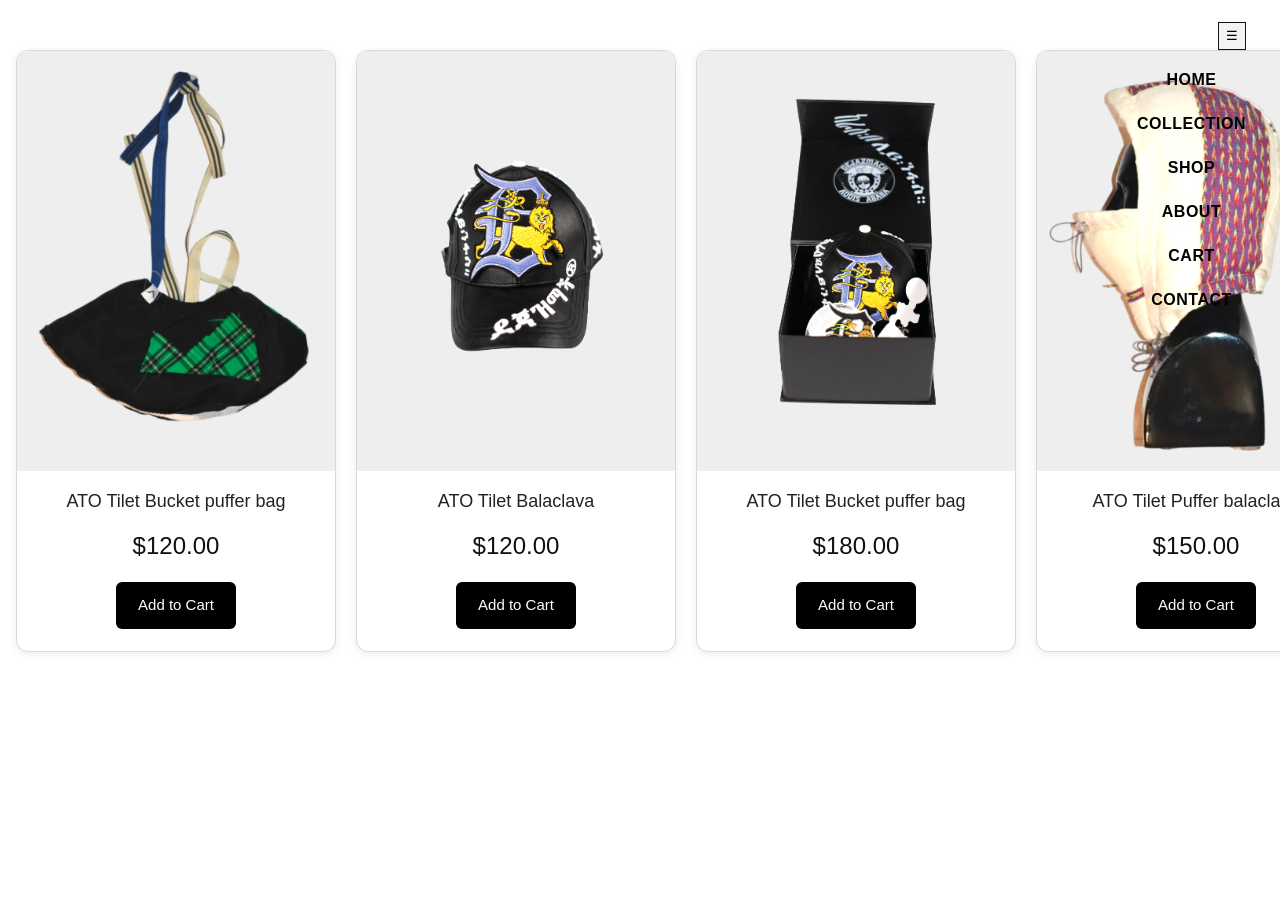
<file: index.html>
<!DOCTYPE html>
<html lang="en">
<head>
  <meta charset="UTF-8">
  <meta name="viewport" content="width=device-width, initial-scale=1.0">

  <title>Document</title>

  <link rel="preconnect" href="https://fonts.googleapis.com">

  <link rel="preconnect" href="https://fonts.gstatic.com" crossorigin>

  <link href="https://fonts.googleapis.com/css2?family=Inconsolata:wght@200..900&family=Libre+Baskerville:ital,wght@0,400..700;1,400..700&display=swap" rel="stylesheet">

  <link href="https://cdn.jsdelivr.net/npm/bootstrap@5.3.8/dist/css/bootstrap.min.css" rel="stylesheet">

  <script src="https://cdn.jsdelivr.net/npm/bootstrap@5.3.8/dist/js/bootstrap.bundle.min.js"></script>

<style>

*{
  margin:0;
  padding:0;
  box-sizing:border-box;
}

body{
  background:#ffffff;
  min-height:100vh;
  font-family:Arial, Helvetica, sans-serif;
}

/* =========================
   MOBILE NAVIGATION
========================= */

.offcanvas{
  width:260px !important;
  background:#fff;
}

.offcanvas-title,
.nav-link{
  color:#000 !important;
}

.nav-link:hover{
  color:#444 !important;
}

.btn-close{
  filter:none;
}

.navbar-toggler-icon{
  background-image:url("data:image/svg+xml,%3csvg xmlns='http://www.w3.org/2000/svg' viewBox='0 0 30 30'%3e%3cpath stroke='rgba%28255,255,255,1%29' stroke-linecap='round' stroke-miterlimit='10' stroke-width='2' d='M4 7h22M4 15h22M4 23h22'/%3e%3c/svg%3e");
}

/* =========================
   HIDE MOBILE MENU ON DESKTOP
========================= */

@media(min-width:769px){

  .navbar-toggler{
    display:none;
  }

}

/* =========================
   DESKTOP NAVIGATION
========================= */

.desktop-nav{
  position:fixed;
  top:22px;
  right:34px;
  z-index:500;
  display:flex;
  flex-direction:column;
  align-items:flex-end;
}

.desktop-menu-btn{
  width:28px;
  height:28px;
  border:1px solid #111;
  background:#f3f3f3;
  display:flex;
  align-items:center;
  justify-content:center;
  font-size:13px;
  margin-bottom:18px;
}

.desktop-nav ul{
  list-style:none;
  display:flex;
  flex-direction:column;
  gap:20px;
  align-items:center;
  justify-content:center;
}

.desktop-nav a{
  font-size:16px;
  font-weight:800;
  letter-spacing:.5px;
  text-transform:uppercase;
  color:#000000;
  text-decoration:none;
}

/* =========================
   GALLERY
========================= */

.gallery-wrapper{
  width:100%;
  overflow-x:auto;
  overflow-y:hidden;
  padding:24px 16px;
  scroll-behavior:smooth;
  -webkit-overflow-scrolling:touch;
}

.gallery{
  display:flex;
  gap:20px;
  width:max-content;
}

.card{
  width:320px;
  min-width:320px;
  background:#fff;
  border-radius:12px;
  overflow:hidden;
  border:1px solid #d9d9d9;
  box-shadow:0 2px 8px rgba(0,0,0,0.08);
  flex-shrink:0;
}

.image-box{
  width:100%;
  height:420px;
  overflow:hidden;
  background:#eee;
}

.image-box img{
  width:100%;
  height:100%;
  object-fit:cover;
  display:block;
}

.card-content{
  padding:18px 16px 22px;
  text-align:center;
}

.product-title{
  font-size:18px;
  line-height:1.4;
  margin-bottom:14px;
  color:#222;
}

.price{
  font-size:24px;
  margin-bottom:18px;
  color:#111;
}

.btn{
  border:none;
  background:#000;
  color:#fff;
  padding:12px 22px;
  border-radius:6px;
  cursor:pointer;
  font-size:15px;
  transition:0.2s ease;
}

.btn:hover{
  opacity:0.85;
}

/* =========================
   MOBILE
========================= */

@media(max-width:768px){

  .desktop-nav{
    display:none;
  }

  .gallery-wrapper{
    padding:16px 12px;
  }

  .gallery{
    gap:14px;
  }

  .card{
    width:260px;
    min-width:260px;
  }

  .image-box{
    height:340px;
  }

  .product-title{
    font-size:16px;
  }

  .price{
    font-size:20px;
  }

  

}

@media(min-width:769px){

  .navbar{
    background:transparent !important;
    box-shadow:none !important;
    border:none !important;
  }

}

</style>
</head>

<body>

<!-- MOBILE NAVIGATION -->

<nav class="navbar navbar-light text-bg-dark">

  <div class="container-fluid">

    <a class="navbar-brand" href="#"></a>

    <button
      class="navbar-toggler"
      type="button"
      data-bs-toggle="offcanvas"
      data-bs-target="#offcanvasNavbar"
      aria-controls="offcanvasNavbar"
      aria-label="Toggle navigation">

      <span class="navbar-toggler-icon"></span>

    </button>

    <div
      class="offcanvas offcanvas-end"
      tabindex="-1"
      id="offcanvasNavbar"
      aria-labelledby="offcanvasNavbarLabel">

      <div class="offcanvas-header">

        <h5 class="offcanvas-title" id="offcanvasNavbarLabel">
          Ato-yaf
        </h5>

        <button
          type="button"
          class="btn-close"
          data-bs-dismiss="offcanvas"
          aria-label="Close">
        </button>

      </div>

      <div class="offcanvas-body">

        <ul class="navbar-nav justify-content-end flex-grow-1 pe-2">

          <li class="nav-item">
            <a class="nav-link active" href="./index.html+">
              Home
            </a>
          </li>

          <li class="nav-item">
            <a class="nav-link" href="#">
              Collection
            </a>
          </li>

          <li class="nav-item">
            <a class="nav-link" href="./index.html">
              Shop
            </a>
          </li>

          <li class="nav-item">
            <a class="nav-link" href="#">
              About
            </a>
          </li>

          <li class="nav-item">
            <a class="nav-link" href="./cart.html">
              Cart
            </a>
          </li>

          <li class="nav-item">
            <a class="nav-link" href="#">
              Contact
            </a>
          </li>

          <form class="d-flex mt-3" role="search">

            <input
              class="form-control me-2"
              type="search"
              placeholder="Search"
              aria-label="Search">

            <button
              class="btn btn-outline-success"
              type="submit">

              Search

            </button>

          </form>

        </ul>

      </div>

    </div>

  </div>

</nav>

<!-- DESKTOP NAVIGATION -->

<nav class="desktop-nav">

  <button class="desktop-menu-btn">
    ☰
  </button>

  <ul>
    <li><a href="./index.html">HOME</a></li>
    <li><a href="#">COLLECTION</a></li>
    <li><a href="./index.html">SHOP</a></li>
    <li><a href="#">ABOUT</a></li>
    <li><a href="./cart.html">CART</a></li>
    <li><a href="#">CONTACT</a></li>
  </ul>

</nav>

<!-- PRODUCT GALLERY -->

<div class="gallery-wrapper">

  <div class="gallery">

    <div class="card">

      <div class="image-box">
        <a href="./product.html">
        <img src="goal images/prod5.png" alt="Product">
        </a>
      </div>

      <div class="card-content">
        <h3 class="product-title">
          ATO Tilet Bucket puffer bag
        </h3>

        <div class="price">
          $120.00
        </div>

        <button class="btn">
          Add to Cart
        </button>
      </div>

    </div>

    <div class="card">

      <div class="image-box">
        <img src="goal images/image (3).png" alt="Product">
      </div>

      <div class="card-content">
        <h3 class="product-title">
          ATO Tilet Balaclava
        </h3>

        <div class="price">
          $120.00
        </div>

        <button class="btn">
          Add to Cart
        </button>
      </div>

    </div>

    <div class="card">

      <div class="image-box">
        <img src="goal images/image.png" alt="Product">
      </div>

      <div class="card-content">
        <h3 class="product-title">
          ATO Tilet Bucket puffer bag
        </h3>

        <div class="price">
          $180.00
        </div>

        <button class="btn">
          Add to Cart
        </button>
      </div>

    </div>

    <div class="card">

      <div class="image-box">
        <img src="goal images/img15.png" alt="Product">
      </div>

      <div class="card-content">
        <h3 class="product-title">
          ATO Tilet Puffer balaclava
        </h3>

        <div class="price">
          $150.00
        </div>

        <button class="btn">
          Add to Cart
        </button>
      </div>

    </div>

    <div class="card">

      <div class="image-box">
        <img src="goal images/img19.png" alt="Product">
      </div>

      <div class="card-content">
        <h3 class="product-title">
          ATO Tilet Puffer Bucket bag
        </h3>

        <div class="price">
          $180.00
        </div>

        <button class="btn">
          Add to Cart
        </button>
      </div>

    </div>

  </div>

</div>

</body>
</html>
</file>
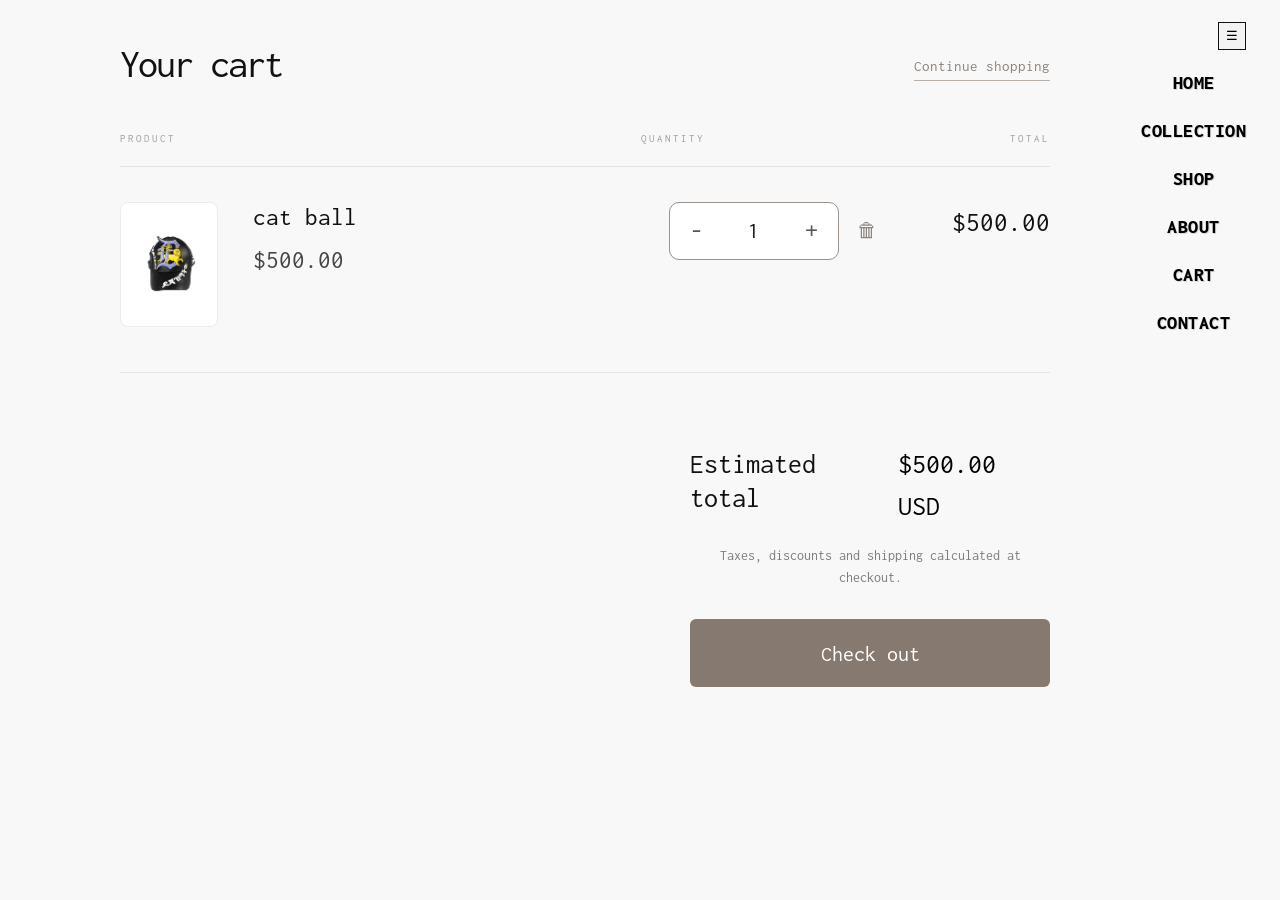
<file: cart.html>
<!DOCTYPE html>
<html lang="en">
<head>
  <meta charset="UTF-8" />
  <meta name="viewport" content="width=device-width, initial-scale=1.0"/>
  <title>Cart Page</title>

  <link rel="preconnect" href="https://fonts.gstatic.com" crossorigin>

  <link href="https://fonts.googleapis.com/css2?family=Inconsolata:wght@200..900&family=Libre+Baskerville:ital,wght@0,400..700;1,400..700&display=swap" rel="stylesheet">

  <link href="https://cdn.jsdelivr.net/npm/bootstrap@5.3.8/dist/css/bootstrap.min.css" rel="stylesheet">

  <script src="https://cdn.jsdelivr.net/npm/bootstrap@5.3.8/dist/js/bootstrap.bundle.min.js"></script>

<style>

*{
  margin:0;
  padding:0;
  box-sizing:border-box;
}

body{
  font-family: Inconsolata;
  background:#f8f8f8;
  color:#111;
}

/* =========================
   DESKTOP NAVIGATION
========================= */

.desktop-nav{
  position:fixed;
  top:22px;
  right:34px;
  z-index:500;
  display:flex;
  flex-direction:column;
  align-items:flex-end;
}

.desktop-menu-btn{
  width:28px;
  height:28px;
  border:1px solid #111;
  background:#f3f3f3;
  display:flex;
  align-items:center;
  justify-content:center;
  font-size:13px;
  margin-bottom:18px;
}

.desktop-nav ul{
  list-style:none;
  display:flex;
  flex-direction:column;
  gap:18px;
  align-items:center;
  justify-content:center;
  padding-left:0;
  margin:0;
}

.desktop-nav a{
  font-size:20px;
  font-weight:800;
  letter-spacing:.5px;
  text-transform:uppercase;
  color:#000;
  text-shadow:
    1px 1px 0 rgba(0,0,0,.14);
  text-decoration:none;
}

/* =========================
   MOBILE NAVIGATION
========================= */

.offcanvas{
  width:260px !important;
  background:#fff;
}

.offcanvas-title,
.nav-link{
  color:#000 !important;
}

.nav-link:hover{
  color:#444 !important;
}

.btn-close{
  filter:none;
}

.navbar-toggler-icon{
  background-image:url("data:image/svg+xml,%3csvg xmlns='http://www.w3.org/2000/svg' viewBox='0 0 30 30'%3e%3cpath stroke='rgba%28255,255,255,1%29' stroke-linecap='round' stroke-miterlimit='10' stroke-width='2' d='M4 7h22M4 15h22M4 23h22'/%3e%3c/svg%3e");
}

/* =========================
   CART PAGE
========================= */

.cart-page{
  max-width:1100px;
  margin:auto;
  padding:40px 140px 60px 30px;
}

.cart-top{
  display:flex;
  justify-content:space-between;
  align-items:flex-start;
  margin-bottom:35px;
}

.cart-top h1{
  font-size:40px;
  font-weight:400;
  letter-spacing:-2px;
}

.continue-shopping{
  font-size:15px;
  color:#8d837c;
  text-decoration:none;
  border-bottom:1px solid #b7aea7;
  padding-bottom:2px;
  margin-top:15px;
}

.cart-header{
  display:grid;
  grid-template-columns:1.8fr 1fr 120px;
  padding-bottom:18px;
  border-bottom:1px solid #e2e2e2;
  margin-bottom:35px;
  color:#9d9d9d;
  font-size:11px;
  letter-spacing:2px;
  text-transform:uppercase;
}

.cart-header span:last-child{
  text-align:right;
}

.cart-item{
  display:grid;
  grid-template-columns:1.8fr 1fr 120px;
  align-items:flex-start;
  gap:20px;
  padding-bottom:45px;
  border-bottom:1px solid #e5e5e5;
}

.product-info{
  display:flex;
  gap:35px;
}

.product-image{
  width:98px;
  height:125px;
  border:1px solid #ececec;
  border-radius:8px;
  overflow:hidden;
  flex-shrink:0;
  background:#fff;
}

.product-image img{
  width:100%;
  height:100%;
  object-fit:cover;
  display:block;
}

.product-details h3{
  font-size:25px;
  font-weight:400;
  margin-bottom:10px;
}

.product-details p{
  font-size:25px;
  color:#444;
}

.quantity-area{
  display:flex;
  align-items:center;
  gap:18px;
  justify-content:center;
}

.quantity-box{
  width:170px;
  height:58px;
  border:1px solid #9b928c;
  border-radius:10px;
  display:flex;
  align-items:center;
  justify-content:space-between;
  padding:0 20px;
  background:white;
}

.quantity-box button{
  background:none;
  border:none;
  font-size:26px;
  cursor:pointer;
  color:#555;
}

.quantity-box span{
  font-size:22px;
}

.delete-btn{
  background:none;
  border:none;
  cursor:pointer;
  font-size:20px;
  color:#8d837c;
}

.product-total{
  text-align:right;
  font-size:27px;
  font-weight:400;
}

.cart-summary{
  width:360px;
  margin-left:auto;
  margin-top:70px;
}

.summary-row{
  display:flex;
  justify-content:space-between;
  align-items:center;
  margin-bottom:18px;
}

.summary-row h2{
  font-size:28px;
  font-weight:400;
}

.summary-row span{
  font-size:28px;
  color:#000;
}

.summary-note{
  text-align:center;
  font-size:14px;
  color:#7c7c7c;
  margin-bottom:30px;
  line-height:1.6;
}

.checkout-btn{
  width:100%;
  height:68px;
  border:none;
  border-radius:6px;
  background:#857970;
  color:white;
  font-size:22px;
  cursor:pointer;
  transition:0.3s;
}

.checkout-btn:hover{
  background:#6f655e;
}

/* =========================
   MOBILE
========================= */

@media(max-width:768px){

  .desktop-nav{
    display:none;
  }

  .cart-page{
    padding:25px 16px 40px;
  }

  .cart-top h1{
    font-size:28px;
    letter-spacing:0;
  }

  .continue-shopping{
    font-size:12px;
    margin-top:8px;
  }

  .cart-header{
    grid-template-columns:1fr 100px;
    font-size:9px;
    margin-bottom:25px;
  }

  .cart-header span:nth-child(2){
    display:none;
  }

  .cart-item{
    grid-template-columns:1fr 100px;
    gap:10px;
    padding-bottom:30px;
  }

  .product-info{
    gap:15px;
    align-items:flex-start;
  }

  .product-image{
    width:72px;
    height:92px;
  }

  .product-details h3{
    font-size:18px;
    margin-bottom:6px;
  }

  .product-details p{
    font-size:16px;
  }

  .quantity-area{
    grid-column:1/2;
    margin-left:87px;
    margin-top:10px;
    justify-content:flex-start;
  }

  .quantity-box{
    width:120px;
    height:42px;
    padding:0 14px;
  }

  .quantity-box button{
    font-size:18px;
  }

  .quantity-box span{
    font-size:16px;
  }

  .delete-btn{
    font-size:14px;
  }

  .product-total{
    font-size:18px;
    align-self:flex-start;
  }

  .cart-summary{
    width:100%;
    margin-top:35px;
  }

  .summary-row h2{
    font-size:20px;
  }

  .summary-row span{
    font-size:24px;
  }

  .summary-note{
    font-size:12px;
    margin-bottom:18px;
  }

  .checkout-btn{
    height:54px;
    font-size:18px;
  }
}

</style>
</head>

<body>

<!-- DESKTOP NAVIGATION -->

<nav class="desktop-nav">

  <button class="desktop-menu-btn">
    ☰
  </button>

  <ul>
    <li><a href="./index.html">HOME</a></li>
    <li><a href="#">COLLECTION</a></li>
    <li><a href="./index.html">SHOP</a></li>
    <li><a href="#">ABOUT</a></li>
    <li><a href="./cart.html">CART</a></li>
    <li><a href="#">CONTACT</a></li>
  </ul>

</nav>

<!-- MOBILE NAVIGATION -->

<nav class="navbar navbar-light text-bg-dark d-md-none">

  <div class="container-fluid">

    <a class="navbar-brand" href="#"></a>

    <button
      class="navbar-toggler"
      type="button"
      data-bs-toggle="offcanvas"
      data-bs-target="#offcanvasNavbar"
      aria-controls="offcanvasNavbar"
      aria-label="Toggle navigation">

      <span class="navbar-toggler-icon"></span>

    </button>

    <div
      class="offcanvas offcanvas-end"
      tabindex="-1"
      id="offcanvasNavbar"
      aria-labelledby="offcanvasNavbarLabel">

      <div class="offcanvas-header">

        <h5 class="offcanvas-title" id="offcanvasNavbarLabel">
          Ato-yaf
        </h5>

        <button
          type="button"
          class="btn-close"
          data-bs-dismiss="offcanvas"
          aria-label="Close">
        </button>

      </div>

      <div class="offcanvas-body">

        <ul class="navbar-nav justify-content-end flex-grow-1 pe-2">

          <li class="nav-item">
            <a class="nav-link active" href="./index.html">
              Shop
            </a>
          </li>

          <li class="nav-item">
            <a class="nav-link" href="#">
              Collection
            </a>
          </li>

          <li class="nav-item">
            <a class="nav-link" href="#">
              About
            </a>
          </li>

          <li class="nav-item">
            <a class="nav-link" href="./cart.html">
              Cart
            </a>
          </li>

          <li class="nav-item">
            <a class="nav-link" href="#">
              Contact
            </a>
          </li>

        </ul>

      </div>

    </div>

  </div>

</nav>

<div class="cart-page">

  <!-- TOP -->
  <div class="cart-top">

    <h1>Your cart</h1>

    <a href="#" class="continue-shopping">
      Continue shopping
    </a>

  </div>

  <!-- HEADER -->
  <div class="cart-header">

    <span>Product</span>
    <span>Quantity</span>
    <span>Total</span>

  </div>

  <!-- CART ITEM -->
  <div class="cart-item">

    <!-- LEFT -->
    <div class="product-info">

      <div class="product-image">
        <img src="./goal images/image (3).png" alt="">
      </div>

      <div class="product-details">

        <h3>cat ball</h3>

        <p>$500.00</p>

      </div>

    </div>

    <!-- QUANTITY -->
    <div class="quantity-area">

      <div class="quantity-box">

        <button>-</button>

        <span>1</span>

        <button>+</button>

      </div>

      <button class="delete-btn">
        🗑
      </button>

    </div>

    <!-- TOTAL -->
    <div class="product-total">
      $500.00
    </div>

  </div>

  <!-- SUMMARY -->
  <div class="cart-summary">

    <div class="summary-row">

      <h2>Estimated total</h2>

      <span>$500.00 USD</span>

    </div>

    <p class="summary-note">
      Taxes, discounts and shipping calculated at checkout.
    </p>

    <button class="checkout-btn">
      Check out
    </button>

  </div>

</div>

</body>
</html>
</file>
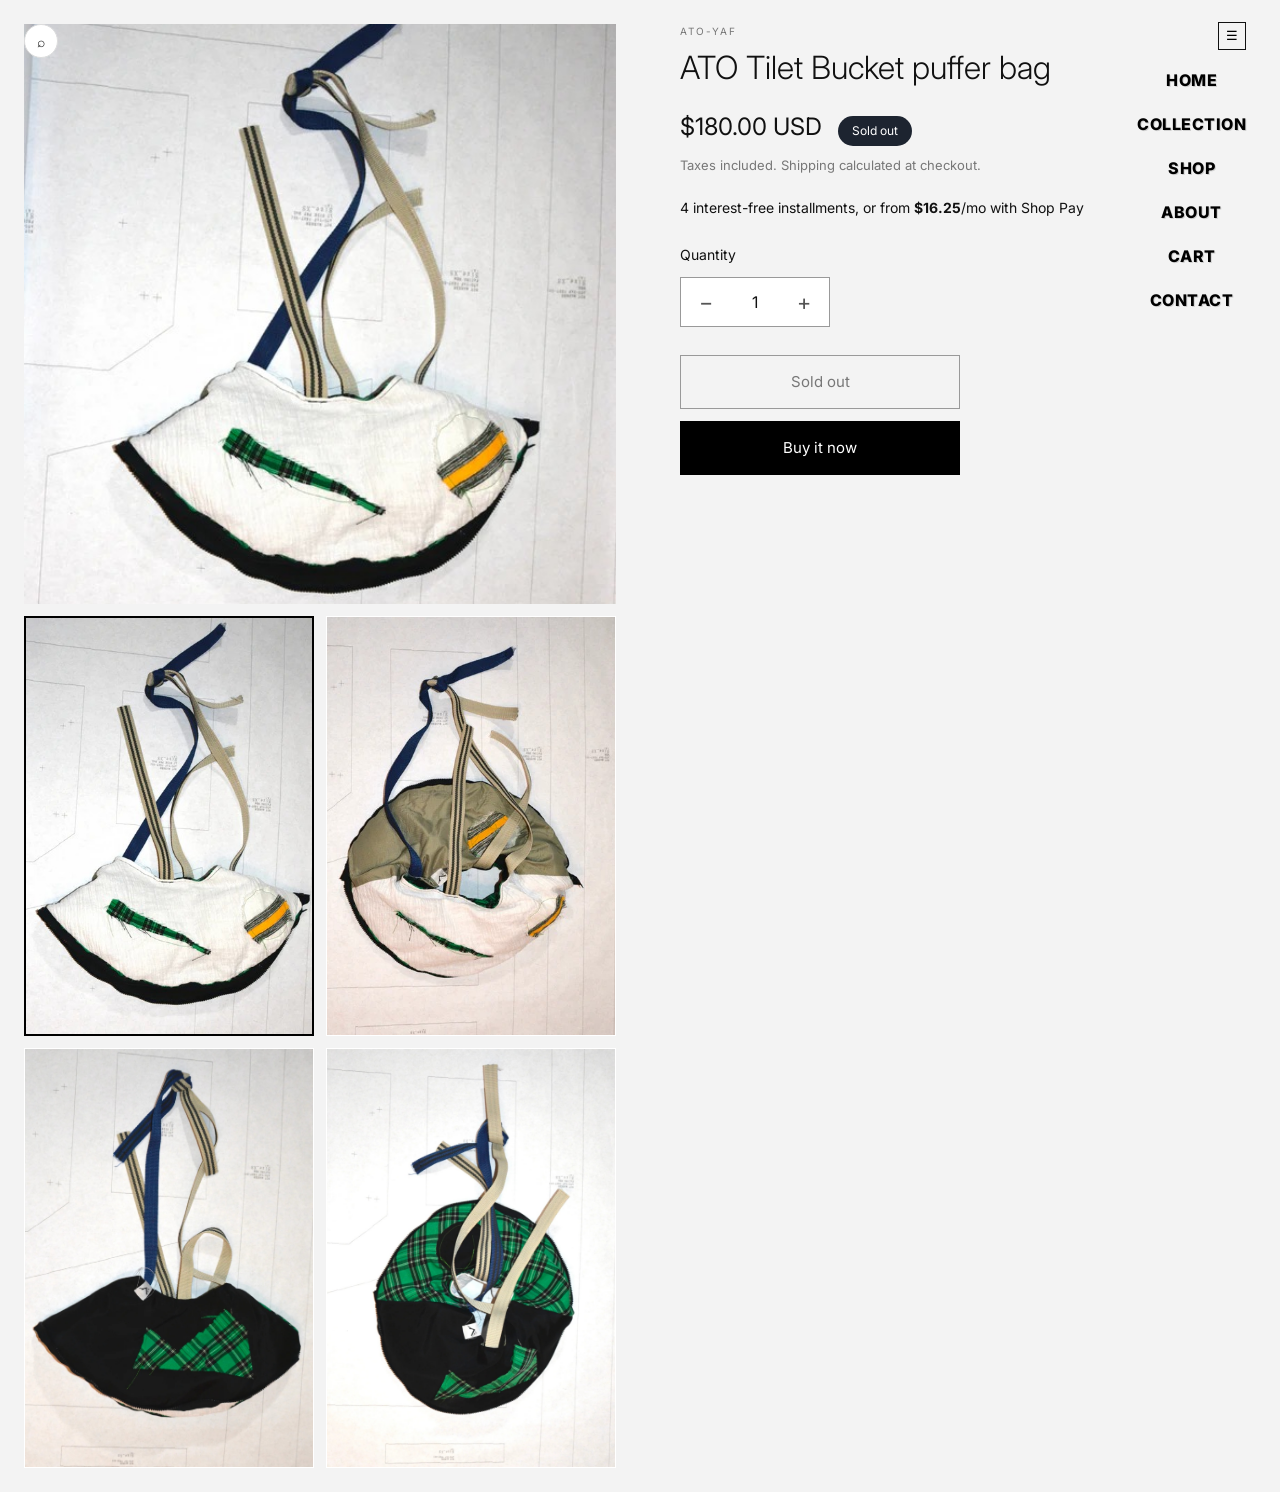
<file: product.html>
<!DOCTYPE html>
<html lang="en">
<head>
<meta charset="UTF-8">
<meta name="viewport" content="width=device-width, initial-scale=1.0">

<title>Luxury Product Page</title>

<link rel="preconnect" href="https://fonts.googleapis.com">

<link href="https://fonts.googleapis.com/css2?family=Inter:wght@300;400;500;600;700;800&display=swap" rel="stylesheet">

<link href="https://cdn.jsdelivr.net/npm/bootstrap@5.3.8/dist/css/bootstrap.min.css" rel="stylesheet">

<script src="https://cdn.jsdelivr.net/npm/bootstrap@5.3.8/dist/js/bootstrap.bundle.min.js"></script>

<style>

*{
  margin:0;
  padding:0;
  box-sizing:border-box;
}

body{
  font-family:'Inter',sans-serif;
  background:#f3f3f3;
  color:#111;
  overflow-x:hidden;
}

img{
  width:100%;
  display:block;
}

button{
  border:none;
  background:none;
  cursor:pointer;
  font-family:inherit;
}

a{
  text-decoration:none;
  color:inherit;
}

/* =========================
   PAGE LAYOUT
========================= */

.page{
  display:grid;
  grid-template-columns:50% 50%;
  align-items:start;
}

/* =========================
   GALLERY
========================= */

.gallery{
  padding:24px;
}

.main-image-wrapper{
  position:relative;
}

.main-image{
  width:100%;
  background:white;
  margin-bottom:12px;
}

.main-image img{
  width:100%;
  height:580px;
  object-fit:cover;
}

/* =========================
   THUMBNAILS
========================= */

.thumb-grid{
  display:grid;
  grid-template-columns:1fr 1fr;
  gap:12px;
}

.thumb-grid img{
  height:420px;
  object-fit:cover;
  background:white;
  cursor:pointer;
  border:1px solid transparent;
}

.active-thumb{
  border:2px solid black !important;
}

/* =========================
   PRODUCT DETAILS
========================= */

.product-details{
  position:sticky;
  top:0;
  padding:24px 40px 40px;
}

.small-title{
  font-size:10px;
  letter-spacing:2px;
  text-transform:uppercase;
  color:#777;
  margin-bottom:12px;
}

.product-title{
  font-size:32px;
  line-height:1.05;
  font-weight:300;
  margin-bottom:24px;
  max-width:500px;
}

.price{
  font-size:24px;
  margin-bottom:10px;
}

.sold-out{
  display:inline-block;
  background:#1d2430;
  color:white;
  padding:6px 14px;
  border-radius:20px;
  font-size:12px;
  margin-left:10px;
}

.tax-text{
  color:#777;
  font-size:13px;
  margin-bottom:22px;
}

.installment{
  font-size:14px;
  line-height:1.5;
  margin-bottom:26px;
}

.quantity-label{
  font-size:14px;
  margin-bottom:12px;
}

.qty-box{
  width:150px;
  height:50px;
  border:1px solid #999;
  display:flex;
  align-items:center;
  justify-content:space-between;
  padding:0 18px;
  margin-bottom:28px;
  background:white;
}

.qty-btn{
  font-size:22px;
  color:#555;
}

.cart-btn,
.buy-btn{
  width:50%;
  height:54px;
  font-size:15px;
  margin-bottom:12px;
}

.cart-btn{
  border:1px solid #999;
  background:transparent;
  color:#777;
}

.buy-btn{
  background:black;
  color:white;
}

/* =========================
   ZOOM ICON
========================= */

.zoom-icon{
  position:fixed;
  top:24px;
  left:24px;
  width:34px;
  height:34px;
  border-radius:50%;
  background:white;
  display:flex;
  align-items:center;
  justify-content:center;
  border:1px solid #ddd;
  z-index:100;
  font-size:14px;
}

/* =========================
   DESKTOP NAVIGATION
========================= */

.desktop-nav{
  position:fixed;
  top:22px;
  right:34px;
  z-index:500;
  display:flex;
  flex-direction:column;
  align-items:flex-end;
}

.desktop-menu-btn{
  width:28px;
  height:28px;
  border:1px solid #111;
  background:#f3f3f3;
  display:flex;
  align-items:center;
  justify-content:center;
  font-size:13px;
  margin-bottom:18px;
}

.desktop-nav ul{
  list-style:none;
  display:flex;
  flex-direction:column;
  gap:20px;
  align-items:center;
  justify-content:center;
}

.desktop-nav a{
  font-size:16px;
  font-weight:800;
  letter-spacing:.5px;
  text-transform:uppercase;
  color:#000;
  text-shadow:
    1px 1px 0 rgba(0,0,0,.14);
}

/* =========================
   MOBILE NAVIGATION
========================= */

.offcanvas{
  width:260px !important;
  background:#fff;
}

.offcanvas-title,
.nav-link{
  color:#000 !important;
}

.nav-link:hover{
  color:#444 !important;
}

.btn-close{
  filter:none;
}

.navbar-toggler-icon{
  background-image:url("data:image/svg+xml,%3csvg xmlns='http://www.w3.org/2000/svg' viewBox='0 0 30 30'%3e%3cpath stroke='rgba%280,0,0,1%29' stroke-linecap='round' stroke-miterlimit='10' stroke-width='2' d='M4 7h22M4 15h22M4 23h22'/%3e%3c/svg%3e");
}

/* =========================
   ARROWS
========================= */

.gallery-arrow{
  display:none;
}

/* =========================
   MOBILE
========================= */

@media(max-width:900px){

  .page{
    display:block;
  }

  .desktop-nav{
    display:none;
  }

  .gallery{
    padding:14px;
  }

  .main-image{
    margin-bottom:10px;
  }

  .gallery-arrow{
    display:flex;
    position:absolute;
    top:50%;
    transform:translateY(-50%);
    width:36px;
    height:36px;
    border-radius:50%;
    background:white;
    border:1px solid #ccc;
    align-items:center;
    justify-content:center;
    font-size:28px;
    z-index:20;
  }

  .gallery-arrow.left{
    left:-10px;
  }

  .gallery-arrow.right{
    right:-10px;
  }

  .thumb-grid{
    display:flex;
    gap:10px;
    overflow-x:auto;
    padding-bottom:4px;
    scrollbar-width:none;
  }

  .thumb-grid::-webkit-scrollbar{
    display:none;
  }

  .thumb-grid img{
    width:74px;
    min-width:74px;
    height:92px;
    object-fit:cover;
    border:1px solid #ccc;
    background:white;
  }

  .product-details{
    position:relative;
    top:auto;
    padding:10px 14px 40px;
  }

  .small-title{
    font-size:11px;
  }

  .product-title{
    font-size:36px;
    margin-bottom:18px;
  }

  .price{
    font-size:22px;
  }

  .installment{
    font-size:14px;
  }

  .cart-btn,
  .buy-btn{
    height:54px;
    font-size:15px;
  }

  .zoom-icon{
    top:74px;
    left:20px;
  }

  .cart-btn,
  .buy-btn{
    width:100%;
    height:54px;
    font-size:15px;
    margin-bottom:12px;
  }

  .main-image img{
    width:100%;
    height:480px;
    object-fit:cover;
  }
}

</style>
</head>

<body>

<!-- MOBILE NAVIGATION -->

<nav class="navbar navbar-light d-md-none">

  <div class="container-fluid">

    <a class="navbar-brand" href="#"></a>

    <button
      class="navbar-toggler"
      type="button"
      data-bs-toggle="offcanvas"
      data-bs-target="#offcanvasNavbar"
      aria-controls="offcanvasNavbar"
      aria-label="Toggle navigation">

      <span class="navbar-toggler-icon"></span>

    </button>

    <div
      class="offcanvas offcanvas-end"
      tabindex="-1"
      id="offcanvasNavbar"
      aria-labelledby="offcanvasNavbarLabel">

      <div class="offcanvas-header">

        <h5 class="offcanvas-title" id="offcanvasNavbarLabel">
          Ato-yaf
        </h5>

        <button
          type="button"
          class="btn-close"
          data-bs-dismiss="offcanvas"
          aria-label="Close">
        </button>

      </div>

      <div class="offcanvas-body">

        <ul class="navbar-nav justify-content-end flex-grow-1 pe-2">

          <li class="nav-item">
            <a class="nav-link active" href="./index.html">
              Home
            </a>
          </li>

          <li class="nav-item">
            <a class="nav-link" href="#">
              Collection
            </a>
          </li>

          <li class="nav-item">
            <a class="nav-link" href="./index.html">
              Shop
            </a>
          </li>

          <li class="nav-item">
            <a class="nav-link" href="#">
              About
            </a>
          </li>

          <li class="nav-item">
            <a class="nav-link" href="./cart.html">
              Cart
            </a>
          </li>

          <li class="nav-item">
            <a class="nav-link" href="#">
              Contact
            </a>
          </li>

        </ul>

      </div>

    </div>

  </div>

</nav>

<!-- DESKTOP NAVIGATION -->

<nav class="desktop-nav">

  <button class="desktop-menu-btn">
    ☰
  </button>

  <ul>
    <li><a href="./index.html">HOME</a></li>
    <li><a href="#">COLLECTION</a></li>
    <li><a href="./index.html">SHOP</a></li>
    <li><a href="#">ABOUT</a></li>
    <li><a href="./cart.html">CART</a></li>
    <li><a href="#">CONTACT</a></li>
  </ul>

</nav>

<!-- ZOOM ICON -->

<div class="zoom-icon">
  ⌕
</div>

<div class="page">

  <section class="gallery">

    <div class="main-image-wrapper">

      <button class="gallery-arrow left" id="prevBtn">
        ‹
      </button>

      <div class="main-image">

        <img
          id="mainProductImage"
          src="./goal images/prod1.jpg"
          alt="">

      </div>

      <button class="gallery-arrow right" id="nextBtn">
        ›
      </button>

    </div>

    <div class="thumb-grid">

      <img
        class="thumb active-thumb"
        src="./goal images/prod1.jpg"
        alt="">

      <img
        class="thumb"
        src="./goal images/prod2.jpg"
        alt="">

      <img
        class="thumb"
        src="./goal images/prod3.jpg"
        alt="">

      <img
        class="thumb"
        src="./goal images/prod4.jpg"
        alt="">

    </div>

  </section>

  <section class="product-details">

    <div class="small-title">
      ATO-YAF
    </div>

    <h1 class="product-title">
      ATO Tilet Bucket puffer bag
    </h1>

    <div class="price">
      $180.00 USD
      <span class="sold-out">Sold out</span>
    </div>

    <div class="tax-text">
      Taxes included. Shipping calculated at checkout.
    </div>

    <div class="installment">
      4 interest-free installments, or from <strong>$16.25</strong>/mo with Shop Pay
    </div>

    <div class="quantity-label">
      Quantity
    </div>

    <div class="qty-box">

      <button class="qty-btn">−</button>

      <span>1</span>

      <button class="qty-btn">+</button>

    </div>

    <button class="cart-btn">
      Sold out
    </button>

    <button class="buy-btn">
      Buy it now
    </button>

  </section>

</div>

<script>

const mainImage = document.getElementById('mainProductImage');

const thumbnails = document.querySelectorAll('.thumb');

const prevBtn = document.getElementById('prevBtn');

const nextBtn = document.getElementById('nextBtn');

let currentIndex = 0;

const images = [

  "./goal images/prod1.jpg",

  "./goal images/prod2.jpg",

  "./goal images/prod3.jpg",

  "./goal images/prod4.jpg"

];

function updateGallery(index){

  mainImage.src = images[index];

  thumbnails.forEach((thumb) => {
    thumb.classList.remove('active-thumb');
  });

  thumbnails[index].classList.add('active-thumb');

  currentIndex = index;
}

nextBtn.addEventListener('click', () => {

  currentIndex++;

  if(currentIndex >= images.length){
    currentIndex = 0;
  }

  updateGallery(currentIndex);

});

prevBtn.addEventListener('click', () => {

  currentIndex--;

  if(currentIndex < 0){
    currentIndex = images.length - 1;
  }

  updateGallery(currentIndex);

});

thumbnails.forEach((thumb, index) => {

  thumb.addEventListener('click', () => {
    updateGallery(index);
  });

});

</script>

</body>
</html>
</file>
